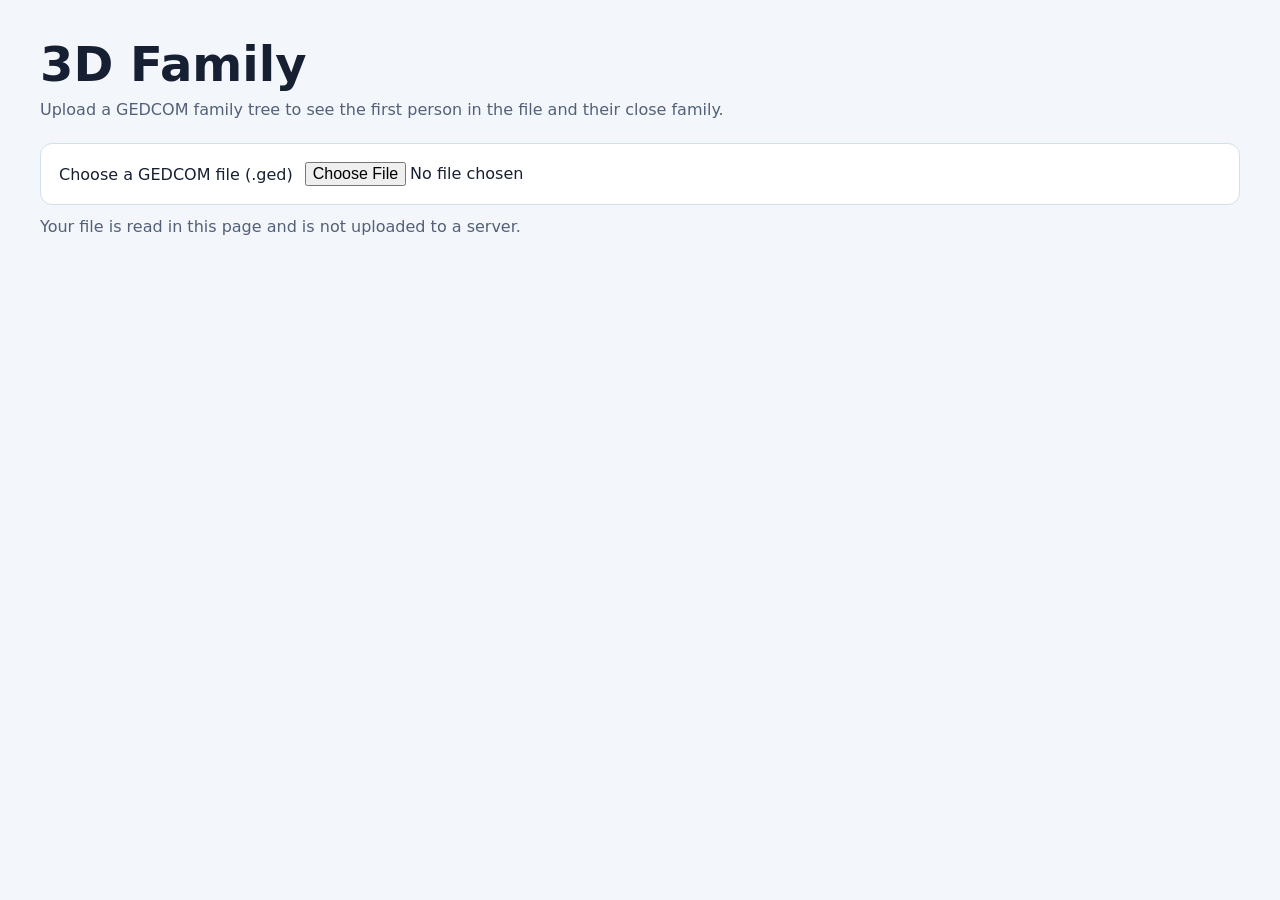
<file: index.html>
<!doctype html>
<html lang="en">
<head>
  <meta charset="utf-8">
  <meta name="viewport" content="width=device-width, initial-scale=1">
  <title>3D Family</title>
  <style>
    :root {
      color-scheme: light;
      font-family: system-ui, sans-serif;
      color: #172033;
      background: #f3f6fb;
    }

    * {
      box-sizing: border-box;
    }

    body {
      margin: 0;
      min-width: 320px;
    }

    main {
      width: min(100% - 32px, 1200px);
      margin: 0 auto;
      padding: 36px 0 48px;
    }

    h1 {
      margin: 0;
      font-size: clamp(2rem, 5vw, 3rem);
    }

    .intro {
      margin: 8px 0 24px;
      color: #536078;
    }

    .upload {
      display: flex;
      flex-wrap: wrap;
      align-items: center;
      gap: 12px;
      padding: 18px;
      border: 1px solid #d5deeb;
      border-radius: 12px;
      background: #fff;
    }

    input[type="file"] {
      max-width: 100%;
      font: inherit;
    }

    .status {
      min-height: 1.5em;
      margin: 12px 0 0;
      color: #536078;
    }

    .status[data-error="true"] {
      color: #a12626;
    }

    .key {
      display: flex;
      flex-wrap: wrap;
      justify-content: center;
      gap: 10px 24px;
      margin: 22px 0 4px;
      color: #536078;
      font-size: 0.9rem;
    }

    .key span::before {
      display: inline-block;
      width: 10px;
      height: 10px;
      margin-right: 7px;
      border-radius: 50%;
      background: var(--swatch);
      content: "";
    }

    .stage {
      overflow: auto hidden;
      min-height: 560px;
      padding: 12px 0 20px;
      perspective: 1000px;
      perspective-origin: 50% 45%;
    }

    .scene {
      position: relative;
      height: 530px;
      min-width: 100%;
      margin: 0 auto;
      transform-style: preserve-3d;
    }

    .person {
      position: absolute;
      top: 50%;
      left: 50%;
      display: grid;
      width: 174px;
      min-height: 104px;
      align-content: center;
      justify-items: center;
      padding: 14px;
      border: 1px solid #d5deeb;
      border-radius: 14px;
      background: #fff;
      box-shadow: 0 12px 24px rgb(30 45 70 / 12%);
      text-align: center;
      transform: translate3d(var(--x), var(--y), var(--z)) translate(-50%, -50%);
      transform-style: preserve-3d;
    }

    .person strong {
      line-height: 1.25;
      overflow-wrap: anywhere;
    }

    .person small {
      margin-top: 6px;
      color: #64728a;
      font-size: 0.78rem;
    }

    .person.center {
      z-index: 1;
      width: 220px;
      min-height: 126px;
      border: 2px solid #334f9d;
      background: #e9efff;
      box-shadow: 0 16px 30px rgb(30 45 70 / 18%);
    }

    .person.parent {
      background: #f0edff;
    }

    .person.child {
      width: 188px;
      min-height: 112px;
      background: #e8f7f1;
    }

    .person.spouse {
      background: #fff3e5;
    }

    .person.sibling {
      background: #fff0f2;
    }

    [hidden] {
      display: none !important;
    }

    @media (max-width: 600px) {
      main {
        width: min(100% - 20px, 1200px);
        padding-top: 24px;
      }

      .stage {
        min-height: 500px;
      }

      .scene {
        height: 480px;
      }
    }
  </style>
</head>
<body>
  <main>
    <h1>3D Family</h1>
    <p class="intro">Upload a GEDCOM family tree to see the first person in the file and their close family.</p>
    <section class="upload" aria-label="Upload family tree">
      <label for="gedcom-file">Choose a GEDCOM file (.ged)</label>
      <input id="gedcom-file" type="file" accept=".ged,.gedcom,text/plain">
    </section>
    <p id="status" class="status" role="status" aria-live="polite">Your file is read in this page and is not uploaded to a server.</p>
    <div id="family-view" hidden>
      <div class="key" aria-label="Family member positions">
        <span style="--swatch:#d9d3ff">Parents behind</span>
        <span style="--swatch:#b7d4ff">Center</span>
        <span style="--swatch:#bcebd7">Children in front</span>
        <span style="--swatch:#ffdfb8">Spouses left</span>
        <span style="--swatch:#ffd2d8">Siblings right</span>
      </div>
      <div class="stage" aria-label="Static three-dimensional family view">
        <div id="scene" class="scene"></div>
      </div>
    </div>
  </main>
  <script>
    "use strict";

    const fileInput = document.querySelector("#gedcom-file");
    const status = document.querySelector("#status");
    const familyView = document.querySelector("#family-view");
    const scene = document.querySelector("#scene");

    function parseGedcom(text) {
      const individuals = new Map();
      const families = new Map();
      let current = null;

      for (const rawLine of text.replace(/^\uFEFF/, "").split(/\r?\n/)) {
        const line = rawLine.trim();
        if (/^0(?:\s|$)/.test(line)) {
          current = null;
          const record = line.match(/^0\s+(@[^@]+@)\s+(INDI|FAM)\b/);
          if (!record) continue;
          current = record[2] === "INDI"
            ? { type: "INDI", id: record[1], name: "", sex: "", famc: [], fams: [] }
            : { type: "FAM", id: record[1], husband: "", wife: "", children: [] };
          (current.type === "INDI" ? individuals : families).set(current.id, current);
          continue;
        }

        if (!current) continue;

        const field = line.match(/^1\s+(\w+)(?:\s+(.*))?$/);
        if (!field) continue;
        const [, tag, value = ""] = field;

        if (current.type === "INDI") {
          if (tag === "NAME") current.name = value.replaceAll("/", "").replace(/\s+/g, " ").trim();
          if (tag === "SEX") current.sex = value.trim();
          if (tag === "FAMC") current.famc.push(value.trim());
          if (tag === "FAMS") current.fams.push(value.trim());
        } else {
          if (tag === "HUSB") current.husband = value.trim();
          if (tag === "WIFE") current.wife = value.trim();
          if (tag === "CHIL") current.children.push(value.trim());
        }
      }

      return { individuals, families };
    }

    function relativesOf(center, individuals, families) {
      const parents = new Set();
      const siblings = new Set();
      const spouses = new Set();
      const children = new Set();

      for (const familyId of center.famc) {
        const family = families.get(familyId);
        if (!family) continue;
        if (family.husband) parents.add(family.husband);
        if (family.wife) parents.add(family.wife);
        for (const childId of family.children) {
          if (childId !== center.id) siblings.add(childId);
        }
      }

      for (const familyId of center.fams) {
        const family = families.get(familyId);
        if (!family) continue;
        for (const partnerId of [family.husband, family.wife]) {
          if (partnerId && partnerId !== center.id) spouses.add(partnerId);
        }
        for (const childId of family.children) {
          if (childId !== center.id) children.add(childId);
        }
      }

      const people = (ids) => [...ids]
        .map((id) => individuals.get(id))
        .filter(Boolean);

      return {
        parents: people(parents),
        siblings: people(siblings),
        spouses: people(spouses),
        children: people(children)
      };
    }

    function addPerson(person, role, x, y, z) {
      const card = document.createElement("article");
      card.className = `person ${role}`;
      card.style.setProperty("--x", `${x}px`);
      card.style.setProperty("--y", `${y}px`);
      card.style.setProperty("--z", `${z}px`);

      const name = document.createElement("strong");
      name.textContent = person.name || `Unknown person (${person.id})`;
      const label = document.createElement("small");
      label.textContent = role === "center" ? "Center person" : role;
      card.append(name, label);
      scene.append(card);
    }

    function spreadInRow(people, role, y, z, gap) {
      people.forEach((person, index) => {
        const x = (index - (people.length - 1) / 2) * gap;
        addPerson(person, role, x, y, z);
      });
    }

    function renderFamily({ individuals, families }) {
      const center = individuals.values().next().value;
      if (!center) throw new Error("No people were found. Choose a GEDCOM file containing INDI records.");

      const relatives = relativesOf(center, individuals, families);
      const groupExtent = Math.max(
        460,
        relatives.parents.length * 190,
        relatives.children.length * 205,
        680 + Math.max(0, Math.max(relatives.spouses.length, relatives.siblings.length) - 1) * 360
      );
      scene.replaceChildren();
      scene.style.width = `${groupExtent}px`;
      spreadInRow(relatives.parents, "parent", -150, -190, 190);
      addPerson(center, "center", 0, 0, 0);
      spreadInRow(relatives.children, "child", 150, 190, 205);
      relatives.spouses.forEach((person, index) => addPerson(person, "spouse", -250 - index * 180, 0, 0));
      relatives.siblings.forEach((person, index) => addPerson(person, "sibling", 250 + index * 180, 0, 0));

      const count = relatives.parents.length + relatives.children.length +
        relatives.spouses.length + relatives.siblings.length;
      status.dataset.error = "false";
      status.textContent = `${center.name || `Unknown person (${center.id})`} is centered. ${count} close family member${count === 1 ? "" : "s"} shown.`;
      familyView.hidden = false;
    }

    fileInput.addEventListener("change", async () => {
      familyView.hidden = true;
      scene.replaceChildren();
      delete status.dataset.error;
      const file = fileInput.files && fileInput.files[0];
      if (!file) return;

      try {
        renderFamily(parseGedcom(await file.text()));
      } catch (error) {
        status.dataset.error = "true";
        status.textContent = error instanceof Error ? error.message : "The GEDCOM file could not be read.";
      }
    });
  </script>
</body>
</html>
</file>
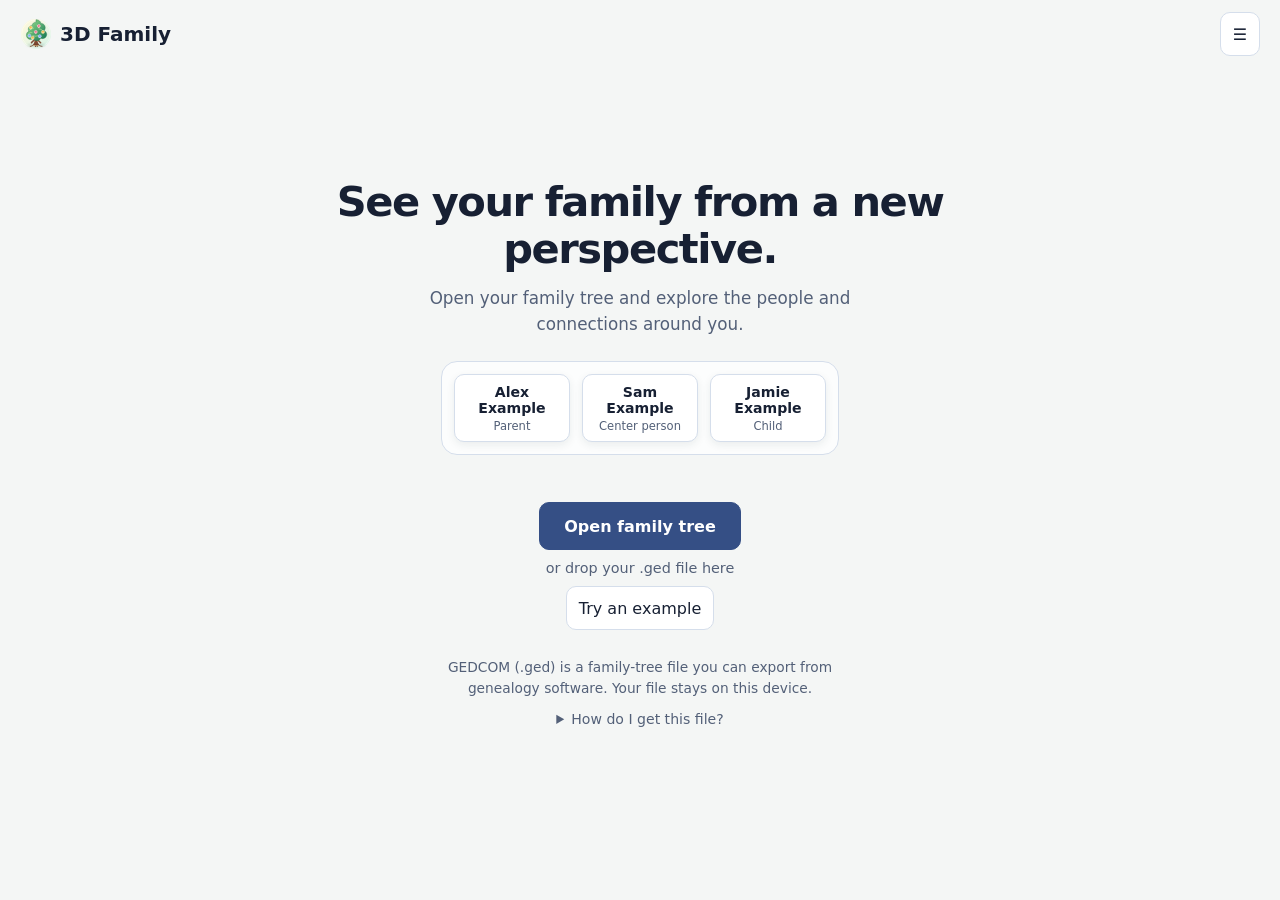
<file: docs/index.html>
<!doctype html>
<html lang="en">
<head>
  <meta charset="utf-8">
  <meta name="viewport" content="width=device-width, initial-scale=1, viewport-fit=cover">
  <title>3D Family</title>
  <link rel="icon" type="image/svg+xml" href="tree-icon.svg">
  <link rel="stylesheet" href="css/theme.css">
  <link rel="stylesheet" href="css/base.css">
  <link rel="stylesheet" href="css/welcome.css">
  <link rel="stylesheet" href="css/family.css">
  <link rel="stylesheet" href="css/explorer.css">
  <link rel="stylesheet" href="css/responsive.css">
</head>
<body>
  <input id="gedcom-file" class="file-input" type="file" accept=".ged,.gedcom,text/plain">
  <main>
    <header>
      <div class="brand">
        <img class="tree-icon" src="tree-icon.svg" width="48" height="48" alt="">
        <h1>3D Family</h1>
      </div>
      <div class="header-controls">
        <button id="menu-toggle" class="theme-toggle" type="button" aria-label="Options" aria-controls="menu" aria-expanded="false">☰</button>
        <div id="menu" class="menu" hidden>
          <section class="menu-section" aria-labelledby="menu-family-heading">
            <h2 id="menu-family-heading" class="menu-heading">Family</h2>
            <label id="person-setting" class="person-setting" for="person-picker" hidden>Choose person
              <input id="person-picker" type="search" list="person-options" placeholder="Search family members" aria-label="Choose person" autocomplete="off">
            </label>
            <datalist id="person-options"></datalist>
            <label class="name-setting"><input id="show-second-relatives" type="checkbox" checked> Show 2nd relatives</label>
            <label class="name-setting"><input id="simplify-names" type="checkbox" checked> Simplify surnames</label>
            <label class="color-setting" for="card-colors">Card colors
              <select id="card-colors">
                <option value="neutral">Neutral</option>
                <option value="sex">Recorded GEDCOM sex (SEX)</option>
              </select>
            </label>
            <p class="relationship-legend">Card labels show each person’s relationship. Connectors link relatives; a dashed branch leads to a child whose other parent is a partner not currently shown. Select Partners to show the next partner.</p>
            <p id="color-legend" class="color-legend" hidden>M: blue; F: rose. Missing, unknown, and other values use neutral cards. This represents the recorded GEDCOM SEX field.</p>
            <span id="member-count" hidden></span>
            <details class="relatives" hidden>
              <summary>Family members and relationships</summary>
              <div id="people"></div>
            </details>
          </section>
          <section class="menu-section" aria-labelledby="menu-view-heading">
            <h2 id="menu-view-heading" class="menu-heading">View</h2>
            <label class="name-setting"><input id="camera-mode-selector" type="checkbox" checked> Show Pan/Rotate controls</label>
            <div id="camera-interaction" class="menu-actions" role="group" aria-label="Camera interaction" hidden>
              <button id="pan-mode" class="menu-action" type="button" aria-pressed="false">Pan</button>
              <button id="rotate-mode" class="menu-action" type="button" aria-pressed="true">Rotate</button>
            </div>
            <div id="view-actions" class="menu-actions" role="group" aria-label="Camera view" hidden>
              <button id="fit-family" class="menu-action" type="button">Fit family</button>
              <button id="reset-view" class="menu-action" type="button">Reset view</button>
            </div>
            <p id="explorer-help" hidden>Drag in the selected Pan or Rotate mode. Hide Pan/Rotate controls in Options to use Space+drag to pan. Use the wheel or pinch to zoom; right-drag to pan. Tap or click a card to select it. Labels show each person’s relationship to the centered person.</p>
          </section>
          <section class="menu-section" aria-labelledby="menu-appearance-heading">
            <h2 id="menu-appearance-heading" class="menu-heading">Appearance</h2>
            <label class="select-setting" for="visual-theme">Visual theme
              <select id="visual-theme">
                <option value="standard">Standard</option>
                <option value="space">Space</option>
                <option value="heritage">Heritage</option>
              </select>
            </label>
            <label class="select-setting" for="appearance">Appearance
              <select id="appearance">
                <option value="light">Light</option>
                <option value="dark">Dark</option>
                <option value="system">System</option>
              </select>
            </label>
          </section>
          <section class="menu-section" aria-labelledby="menu-file-heading">
            <h2 id="menu-file-heading" class="menu-heading">File</h2>
            <button id="change-file" class="menu-action" type="button">Change file</button>
            <p class="filename-details">Current file: <strong id="filename">No file selected</strong></p>
          </section>
        </div>
      </div>
    </header>
    <section id="welcome" class="welcome" aria-labelledby="welcome-heading">
      <div class="welcome-content">
        <h2 id="welcome-heading">See your family from a new perspective.</h2>
        <p class="welcome-copy">Open your family tree and explore the people and connections around you.</p>
        <figure class="preview" aria-label="Illustrative preview with fictional family names">
          <div class="preview-tile"><strong>Alex Example</strong><span>Parent</span></div>
          <div class="preview-tile"><strong>Sam Example</strong><span>Center person</span></div>
          <div class="preview-tile"><strong>Jamie Example</strong><span>Child</span></div>
        </figure>
      </div>
      <section class="upload" aria-label="Open a family tree file">
        <label for="gedcom-file" id="upload-label" class="primary-button">Open family tree</label>
        <p class="drop-hint">or drop your .ged file here</p>
        <button id="try-example" class="theme-toggle" type="button">Try an example</button>
      </section>
      <p class="format-hint">GEDCOM (.ged) is a family-tree file you can export from genealogy software. Your file stays on this device.</p>
      <details class="export-help">
        <summary>How do I get this file?</summary>
        <p>In your genealogy software, look for an Export option and choose GEDCOM (.ged). Save the exported file, then open it here.</p>
      </details>
    </section>
    <p id="status" class="status" role="status" aria-live="polite"></p>
    <div id="family-view" hidden>
      <div class="stage" tabindex="0" role="region" aria-label="3D family view">
        <div id="scene" class="scene"></div>
      </div>
    </div>
  </main>
  <script type="importmap">
    {
      "imports": {
        "three": "https://cdn.jsdelivr.net/npm/three@0.180.0/build/three.module.js",
        "three/addons/": "https://cdn.jsdelivr.net/npm/three@0.180.0/examples/jsm/"
      }
    }
  </script>
  <script src="js/state.js"></script>
  <script src="js/gedcom.js"></script>
  <script src="js/scene.js"></script>
  <script src="js/family-renderer.js"></script>
  <script src="js/main.js"></script>
</body>
</html>
</file>
<file: docs/css/theme.css>
:root {
  color-scheme: light;
  font-family: var(--ui-font);
  color: var(--text);
  background: var(--page-bg);
  --ui-font: system-ui, sans-serif;
  --heading-font: var(--ui-font);
  --name-font: var(--ui-font);
  --text: #172033;
  --muted: #536078;
  --border: #d5deeb;
  --page-bg: #f4f6f5;
  --panel-bg: #fff;
  --ground: #e5ede9;
  --ground-border: #cbd9d3;
  --connector: #657892;
  --focus: #172e78;
  --error: #a12626;
  --tile-shadow: #c6d1d1;
  --tile-shadow-soft: rgba(31, 53, 51, 0.65);
  --parent-bg: #f0edff;
  --center-bg: #e9efff;
  --center-border: #334f9d;
  --center-shadow: #aab8d5;
  --center-inset: #849be0;
  --child-bg: #e8f7f1;
  --spouse-bg: #fff3e5;
  --sibling-bg: #fff0f2;
  --second-bg: #f2f4f8;
  --person-muted: #46556d;
  --selection: #334f9d;
  --connector-soft: #657892;
  --sex-m-bg: #e4effa;
  --sex-f-bg: #f8e9ed;
  --action-bg: #354f85;
  --action-border: #354f85;
  --action-text: #fff;
  --scene-sky: #ffffff;
  --scene-ground: #536078;
  --scene-light: #ffffff;
  --scene-ambient-intensity: 1.4;
  --scene-key-intensity: 1.5;
  --grid-line: rgba(31, 53, 51, 0.18);
  --paper-grain: rgba(83, 61, 38, 0.035);
  --scene-shadow: rgba(0, 0, 0, 0.25);
  --menu-shadow: rgba(0, 0, 0, 0.2);
  --panel-shadow: rgba(31, 53, 51, 0.08);
  --role-text: var(--person-muted);
}

:root[data-theme="dark"] {
  color-scheme: dark;
  --text: #edf1fa;
  --muted: #b0bbcf;
  --border: #465167;
  --page-bg: #1c232b;
  --panel-bg: #29323b;
  --ground: #293a37;
  --ground-border: #405650;
  --connector: #a5b5cf;
  --focus: #a9bdff;
  --error: #ff9a9a;
  --tile-shadow: #35433f;
  --tile-shadow-soft: rgba(0, 0, 0, 0.55);
  --parent-bg: #353149;
  --center-bg: #293653;
  --center-border: #8198df;
  --center-shadow: #465578;
  --center-inset: #7189d1;
  --child-bg: #294239;
  --spouse-bg: #493a2c;
  --sibling-bg: #49343a;
  --second-bg: #394150;
  --person-muted: #c0cadd;
  --selection: #8198df;
  --action-bg: #8198df;
  --action-border: #8198df;
  --action-text: #171c27;
  --scene-ground: #536078;
  --paper-grain: rgba(255, 239, 213, 0.035);
  --scene-shadow: rgba(0, 0, 0, 0.25);
  --menu-shadow: rgba(0, 0, 0, 0.2);
  --panel-shadow: rgba(0, 0, 0, 0.08);
}
:root[data-visual-theme="space"] {
  --text: #142b42;
  --muted: #4a657d;
  --border: #b7cbdc;
  --page-bg: #eaf2f7;
  --panel-bg: #f5f9fc;
  --ground: #d9e7f0;
  --ground-border: #bfd4e2;
  --connector: #426d8c;
  --focus: #087c9a;
  --tile-shadow: #b9cbd5;
  --tile-shadow-soft: rgba(18, 54, 76, 0.48);
  --parent-bg: #e4eef6;
  --center-bg: #d9edf4;
  --center-border: #087c9a;
  --center-shadow: #9dc8d5;
  --center-inset: #2a9cb2;
  --child-bg: #e1f1f1;
  --spouse-bg: #e6f0f3;
  --sibling-bg: #e5ecf4;
  --second-bg: #edf3f7;
  --person-muted: #4a657d;
  --selection: #087c9a;
  --connector-soft: #426d8c;
  --sex-m-bg: #dceaf5;
  --sex-f-bg: #f2e4e9;
  --action-bg: #087c9a;
  --action-border: #087c9a;
  --action-text: #fff;
  --scene-sky: #f5f9fc;
  --scene-ground: #526d80;
  --scene-light: #ffffff;
  --scene-ambient-intensity: 1.45;
  --scene-key-intensity: 1.35;
  --grid-line: rgba(15, 103, 133, 0.19);
  --orbit-ring: #8fb9cf;
  --paper-grain: rgba(27, 73, 99, 0.03);
  --scene-shadow: rgba(32, 59, 76, 0.18);
  --menu-shadow: rgba(27, 55, 75, 0.2);
  --panel-shadow: rgba(27, 55, 75, 0.1);
}
:root[data-visual-theme="space"][data-theme="dark"] {
  --text: #e5f1fb;
  --muted: #a7bfd2;
  --border: #31516b;
  --page-bg: #071523;
  --panel-bg: #10243a;
  --ground: #102b40;
  --ground-border: #1c455d;
  --connector: #4cb3ff;
  --connector-glow: #1f8fff;
  --card-glow: #3aa6ff;
  --center-glow: #7fd0ff;
  --role-text: #6fc8ff;
  --focus: #72dfeb;
  --tile-shadow: #0b1c2b;
  --tile-shadow-soft: rgba(0, 0, 0, 0.64);
  --parent-bg: #1a2e45;
  --center-bg: #16374b;
  --center-border: #43c3d5;
  --center-shadow: #214d61;
  --center-inset: #60d9e3;
  --child-bg: #173642;
  --spouse-bg: #253541;
  --sibling-bg: #2b3040;
  --second-bg: #1c2b3c;
  --person-muted: #a7bfd2;
  --selection: #43c3d5;
  --connector-soft: #9cb8d0;
  --sex-m-bg: #18384e;
  --sex-f-bg: #3a2e3b;
  --action-bg: #38aec1;
  --action-border: #55c8d6;
  --action-text: #071923;
  --scene-sky: #071523;
  --scene-ground: #152a3a;
  --scene-light: #bfe9f3;
  --scene-ambient-intensity: 1.05;
  --scene-key-intensity: 1.2;
  --grid-line: rgba(83, 194, 215, 0.2);
  --orbit-ring: #2a6c8c;
  --paper-grain: rgba(206, 230, 245, 0.035);
  --scene-shadow: rgba(0, 0, 0, 0.42);
  --menu-shadow: rgba(0, 0, 0, 0.55);
  --panel-shadow: rgba(0, 0, 0, 0.32);
}
:root[data-visual-theme="heritage"] {
  --ui-font: system-ui, sans-serif;
  --heading-font: Georgia, "Times New Roman", serif;
  --name-font: Georgia, "Times New Roman", serif;
  --text: #3c3028;
  --muted: #756456;
  --border: #d8c8ad;
  --page-bg: #f1e8d7;
  --panel-bg: #faf4e8;
  --ground: #e7dcc6;
  --ground-border: #d5c4a4;
  --connector: #756b61;
  --focus: #805932;
  --tile-shadow: #cdbfa8;
  --tile-shadow-soft: rgba(62, 45, 28, 0.48);
  --parent-bg: #f1e8d8;
  --center-bg: #f0e2c6;
  --center-border: #977044;
  --center-shadow: #d1bc92;
  --center-inset: #b18b52;
  --child-bg: #f2eadc;
  --spouse-bg: #f3e7d8;
  --sibling-bg: #f2e5e3;
  --second-bg: #eee7dc;
  --person-muted: #766554;
  --selection: #977044;
  --connector-soft: #756b61;
  --sex-m-bg: #e3e9e9;
  --sex-f-bg: #efdfda;
  --action-bg: #775536;
  --action-border: #775536;
  --action-text: #fffaf0;
  --scene-sky: #faf4e8;
  --scene-ground: #746456;
  --scene-light: #fff8e9;
  --scene-ambient-intensity: 1.35;
  --scene-key-intensity: 1.25;
  --grid-line: rgba(88, 67, 45, 0.12);
  --paper-grain: rgba(83, 61, 38, 0.04);
  --scene-shadow: rgba(67, 49, 29, 0.2);
  --menu-shadow: rgba(67, 49, 29, 0.22);
  --panel-shadow: rgba(67, 49, 29, 0.12);
}
:root[data-visual-theme="heritage"][data-theme="dark"] {
  --text: #f0e4d1;
  --muted: #c0ad95;
  --border: #5c4937;
  --page-bg: #211b17;
  --panel-bg: #30251e;
  --ground: #382a20;
  --ground-border: #58422f;
  --connector: #c2aa88;
  --focus: #e2bd78;
  --tile-shadow: #211914;
  --tile-shadow-soft: rgba(0, 0, 0, 0.62);
  --parent-bg: #3a2d24;
  --center-bg: #483721;
  --center-border: #c29659;
  --center-shadow: #655036;
  --center-inset: #d3ac69;
  --child-bg: #342d24;
  --spouse-bg: #3b2b22;
  --sibling-bg: #3c2928;
  --second-bg: #342b25;
  --person-muted: #c0ad95;
  --selection: #c29659;
  --connector-soft: #c2aa88;
  --sex-m-bg: #2d3536;
  --sex-f-bg: #3d2c2d;
  --action-bg: #bd9256;
  --action-border: #d0a76c;
  --action-text: #211b17;
  --scene-sky: #211b17;
  --scene-ground: #5a4532;
  --scene-light: #f1dfbf;
  --scene-ambient-intensity: 1.1;
  --scene-key-intensity: 1.05;
  --grid-line: rgba(194, 150, 89, 0.16);
  --paper-grain: rgba(255, 239, 213, 0.04);
  --scene-shadow: rgba(0, 0, 0, 0.42);
  --menu-shadow: rgba(0, 0, 0, 0.55);
  --panel-shadow: rgba(0, 0, 0, 0.32);
}
:root[data-visual-theme="space"] {
  --heading-font: var(--ui-font);
  --name-font: var(--ui-font);
}
:root[data-visual-theme="standard"] {
  --card-bg: #f5f6f7;
  --sex-m-bg: #e4effa;
  --sex-f-bg: #f8e9ed;
}
:root[data-visual-theme="standard"][data-theme="dark"] {
  --card-bg: #363e49;
  --sex-m-bg: #304558;
  --sex-f-bg: #503b45;
}
:root[data-visual-theme="heritage"] {
  --card-bg: #f7f0e3;
}
:root[data-visual-theme="heritage"][data-theme="dark"] {
  --card-bg: #382a22;
}
:root[data-visual-theme="space"] {
  --card-bg: #f0f7fb;
}
:root[data-visual-theme="space"][data-theme="dark"] {
  --card-bg: #142a40;
}

h1,
.welcome h2 {
  font-family: var(--heading-font);
}
</file>
<file: docs/css/base.css>
* {
  box-sizing: border-box;
}

body {
  margin: 0;
  min-width: 320px;
}

main {
  min-height: 100vh;
  min-height: 100dvh;
  display: flex;
  flex-direction: column;
  padding: 12px 20px;
}

header {
  display: flex;
  align-items: center;
  gap: 8px;
  position: relative;
  z-index: 2;
}

.theme-toggle {
  min-height: 44px;
  padding: 8px 12px;
  border: 1px solid var(--border);
  border-radius: 10px;
  background: var(--panel-bg);
  color: var(--text);
  font: inherit;
  cursor: pointer;
}

.header-controls { margin-left: auto; }

.menu {
  position: absolute;
  right: 0;
  top: 100%;
  width: min(420px, calc(100vw - 24px));
  max-height: calc(100dvh - 80px);
  overflow: auto;
  padding: 12px;
  border: 1px solid var(--border);
  border-radius: 10px;
  background: var(--panel-bg);
  box-shadow: 0 8px 24px var(--menu-shadow);
}

.menu p { color: var(--muted); font-size: .9rem; }

.name-setting {
  display: flex;
  align-items: center;
  gap: 6px;
  min-height: 44px;
  white-space: nowrap;
}

.select-setting {
  display: flex;
  min-height: 44px;
  align-items: center;
  justify-content: space-between;
  gap: 8px;
}

.select-setting + .select-setting {
  margin-top: 8px;
  padding-top: 8px;
  border-top: 1px solid var(--border);
}

.select-setting select {
  min-height: 40px;
  max-width: 62%;
  padding: 6px;
  border: 1px solid var(--border);
  border-radius: 8px;
  background: var(--panel-bg);
  color: var(--text);
  font: inherit;
}

:is(button, input, select, summary):focus-visible, .upload:focus-within {
  outline: 3px solid var(--focus);
  outline-offset: 2px;
}

h1 {
  margin: 0;
  font-size: 1.25rem;
}

.tree-icon {
  display: block;
  width: 32px;
  height: 32px;
}

.intro {
  margin: 8px 0 12px;
  color: var(--muted);
}
[hidden] {
  display: none !important;
}
.file-input {
  position: absolute;
  width: 1px;
  height: 1px;
  overflow: hidden;
  clip-path: inset(50%);
  white-space: nowrap;
}
</file>
<file: docs/css/welcome.css>
.welcome {
  display: flex;
  flex: 1;
  flex-direction: column;
  align-items: center;
  justify-content: center;
  padding: 32px 12px 40px;
  text-align: center;
}

.welcome-content {
  width: min(100%, 620px);
}

.welcome h2 {
  margin: 0;
  font-size: clamp(1.8rem, 5vw, 2.6rem);
  line-height: 1.15;
  letter-spacing: -0.035em;
}

.welcome-copy {
  max-width: 460px;
  margin: 12px auto 24px;
  color: var(--muted);
  font-size: 1.05rem;
  line-height: 1.55;
}

.preview {
  display: flex;
  align-items: center;
  justify-content: center;
  gap: 12px;
  width: max-content;
  max-width: 100%;
  margin: 0 auto 28px;
  padding: 12px;
  border: 1px solid var(--border);
  border-radius: 16px;
  background: color-mix(in srgb, var(--panel-bg) 76%, var(--page-bg));
}

.preview-tile {
  display: flex;
  width: 116px;
  min-height: 68px;
  flex-direction: column;
  justify-content: center;
  gap: 3px;
  padding: 8px;
  border: 1px solid var(--border);
  border-radius: 10px;
  background: var(--panel-bg);
  box-shadow: 0 3px 8px var(--panel-shadow);
}

.preview-tile strong { font-size: .88rem; }
.preview-tile span { color: var(--muted); font-size: .72rem; }
.preview-caption { margin: 0; color: var(--muted); font-size: .75rem; }

.upload {
  display: flex;
  flex-direction: column;
  align-items: center;
  justify-content: center;
  gap: 10px;
  width: min(100%, 480px);
  padding: 18px;
  border: 1px dashed transparent;
  border-radius: 16px;
  text-align: center;
  transition: border-color .15s, background-color .15s;
}

.upload.is-dragging {
  border-color: var(--center-border);
  background: color-mix(in srgb, var(--center-bg) 55%, transparent);
}

.primary-button {
  display: inline-flex;
  min-height: 48px;
  align-items: center;
  justify-content: center;
  padding: 10px 24px;
  border: 1px solid var(--action-border);
  border-radius: 10px;
  background: var(--action-bg);
  color: var(--action-text);
  font: inherit;
  font-weight: 650;
  cursor: pointer;
}

.upload input {
  position: absolute;
  width: 1px;
  height: 1px;
  overflow: hidden;
  clip-path: inset(50%);
  white-space: nowrap;
}

.drop-hint { margin: 0; color: var(--muted); font-size: .9rem; }
.upload input:focus-visible + .primary-button {
  outline: 3px solid var(--focus);
  outline-offset: 3px;
}

.format-hint {
  max-width: 440px;
  margin: 8px auto 0;
  color: var(--muted);
  font-size: .86rem;
  line-height: 1.5;
}

.export-help {
  margin-top: 12px;
  color: var(--muted);
  font-size: .88rem;
}

.export-help summary {
  width: fit-content;
  margin: auto;
  cursor: pointer;
}

.export-help p {
  max-width: 440px;
  margin: 8px auto 0;
  line-height: 1.5;
}

.welcome.loaded {
  flex: 0 0 auto;
  align-items: flex-start;
  padding: 8px 0 0;
  text-align: left;
}

.welcome.loaded .welcome-content,
.welcome.loaded .format-hint,
.welcome.loaded .export-help {
  display: none;
}

.upload.loaded .drop-hint,
.upload.loaded #try-example {
  display: none;
}

.upload.loaded {
  flex-direction: row;
  justify-content: flex-start;
  min-height: 0;
  width: auto;
  padding: 4px 0;
  border: 0;
  background: transparent;
  text-align: left;
}

.upload.loaded label {
  padding: 6px 10px;
  border: 1px solid var(--border);
  border-radius: 8px;
  background: var(--panel-bg);
  cursor: pointer;
}

.upload.loaded input {
  position: absolute;
  width: 1px;
  height: 1px;
  overflow: hidden;
  clip-path: inset(50%);
  white-space: nowrap;
}

.upload.loaded .primary-button {
  min-height: 36px;
  padding: 5px 10px;
  border: 1px solid var(--border);
  border-radius: 8px;
  background: var(--panel-bg);
  color: var(--text);
  font-weight: 400;
}

#filename {
  overflow: hidden;
  text-overflow: ellipsis;
  white-space: nowrap;
}

input[type="file"] {
  max-width: 100%;
  min-height: 44px;
  font: inherit;
}

.status {
  max-width: min(100%, 620px);
  min-height: 1.5em;
  margin: 8px 0 0;
  color: var(--muted);
}

.welcome + .status { align-self: center; text-align: center; }

.status[data-error="true"] {
  color: var(--error);
}

.status[data-loading="true"]::before {
  display: inline-block;
  width: .75em;
  height: .75em;
  margin-right: 8px;
  border: 2px solid currentColor;
  border-right-color: transparent;
  border-radius: 50%;
  content: "";
  vertical-align: -1px;
  animation: spin .8s linear infinite;
}

@keyframes spin { to { transform: rotate(360deg); } }
</file>
<file: docs/css/family.css>
.key {
  display: flex;
  flex-wrap: wrap;
  justify-content: center;
  gap: 6px 16px;
  margin: 2px 0;
  color: var(--muted);
  font-size: 0.9rem;
}

.key span::before {
  display: inline-block;
  width: 10px;
  height: 10px;
  margin-right: 7px;
  border-radius: 50%;
  background: var(--swatch);
  content: "";
}

#family-view:not([hidden]) {
  display: flex;
  flex: 1;
  flex-direction: column;
  min-height: 0;
}

.stage {
  overflow: hidden;
  flex: 1;
  min-height: 220px;
}

.stage:focus-visible {
  outline: 3px solid var(--focus);
  outline-offset: 2px;
}

.scene {
  width: 100%;
  height: 100%;
}

.scene canvas {
  display: block;
  touch-action: none;
}

.person {
  min-height: 44px;
  margin: 4px;
  padding: 8px 12px;
  border: 1px solid var(--border);
  border-radius: 10px;
  background: var(--panel-bg);
  color: var(--text);
  font: inherit;
  cursor: pointer;
}

.person:focus-visible {
  outline: 3px solid var(--focus);
  outline-offset: 4px;
}

.person small {
  margin-left: 8px;
  color: var(--person-muted);
}

.person.center {
  border: 2px solid var(--center-border);
  background: var(--center-bg);
}

.person.parent {
  background: var(--parent-bg);
}

.person.child {
  background: var(--child-bg);
}

.person.spouse {
  background: var(--spouse-bg);
}

.person.sibling {
  background: var(--sibling-bg);
}

.person.grandparent,
.person.spouse-parent,
.person.grandchild {
  background: var(--second-bg);
  opacity: 0.72;
}
</file>
<file: docs/css/explorer.css>
main.exploring {
  position: relative;
  width: 100%;
  height: 100vh;
  height: 100dvh;
  min-height: 0;
  padding: 0;
  overflow: hidden;
}

.exploring header {
  position: absolute;
  inset: max(12px, env(safe-area-inset-top)) max(12px, env(safe-area-inset-right)) auto max(12px, env(safe-area-inset-left));
  z-index: 3;
  pointer-events: none;
}

.exploring header > * { pointer-events: auto; }
.brand { display: flex; align-items: center; gap: 8px; }
.exploring h1 { font-size: 1.1rem; letter-spacing: -.025em; }
.exploring .tree-icon { width: 28px; height: 28px; }
.exploring .header-controls { margin-left: auto; }
.exploring #welcome { display: none; }
.exploring .theme-toggle { min-width: 44px; min-height: 44px; }
.exploring .menu {
  top: calc(100% + 8px);
  right: 0;
  z-index: 4;
}
.menu-action {
  width: 100%;
  min-height: 44px;
  padding: 8px 10px;
  border: 1px solid var(--border);
  border-radius: 8px;
  background: var(--panel-bg);
  color: var(--text);
  font: inherit;
  text-align: left;
  cursor: pointer;
}
.menu-section + .menu-section {
  margin-top: 12px;
  padding-top: 12px;
  border-top: 1px solid var(--border);
}
.menu-heading {
  margin: 0 0 6px;
  font-size: .9rem;
}
.person-setting {
  display: grid;
  gap: 6px;
  font-size: .9rem;
}
.person-setting input {
  width: 100%;
  min-height: 44px;
  padding: 8px 10px;
  border: 1px solid var(--border);
  border-radius: 8px;
  background: var(--panel-bg);
  color: var(--text);
  font: inherit;
}
.menu-actions {
  display: flex;
  gap: 6px;
}
.menu-actions .menu-action {
  flex: 1;
}
.filename-details {
  margin: 8px 0;
  color: var(--muted);
  font-size: .88rem;
  overflow-wrap: anywhere;
}
.filename-details strong { color: var(--text); }
.color-setting {
  display: flex;
  min-height: 44px;
  align-items: center;
  justify-content: space-between;
  gap: 8px;
}
.color-setting select {
  min-height: 40px;
  max-width: 62%;
  padding: 6px;
  border: 1px solid var(--border);
  border-radius: 8px;
  background: var(--panel-bg);
  color: var(--text);
  font: inherit;
}
.color-setting select {
  min-height: 40px;
  max-width: 62%;
  padding: 6px;
  border: 1px solid var(--border);
  border-radius: 8px;
  background: var(--panel-bg);
  color: var(--text);
  font: inherit;
}
.color-legend {
  margin: 8px 0 0;
  color: var(--muted);
  font-size: .84rem;
  line-height: 1.45;
}
.relationship-legend {
  margin: 8px 0;
  color: var(--muted);
  font-size: .84rem;
  line-height: 1.45;
}
.menu #member-count:not([hidden]) {
  display: block;
  margin-top: 8px;
  color: var(--muted);
  font-size: .78rem;
}
.menu .relatives { margin-top: 6px; }
.menu .relatives summary {
  min-height: 44px;
  padding: 8px 0;
  color: var(--muted);
  font-size: .84rem;
  cursor: pointer;
}
.menu #people {
  position: static;
  width: auto;
  max-height: 45dvh;
  margin-top: 6px;
  overflow: auto;
  padding: 8px;
  border: 1px solid var(--border);
  border-radius: 10px;
  background: var(--panel-bg);
}
.exploring #family-view:not([hidden]) {
  position: absolute;
  inset: 0;
  display: block;
  min-height: 0;
}
.stage {
  position: absolute;
  inset: 0;
  min-height: 0;
}
.scene { position: absolute; inset: 0; }
.person.parent, .person.child, .person.spouse, .person.sibling,
.person.grandparent, .person.grandchild {
  background: var(--card-bg);
  opacity: 1;
}
.person.sex-m { background: var(--sex-m-bg); }
.person.sex-f { background: var(--sex-f-bg); }
.person.center {
  border: 2px solid var(--center-border);
  box-shadow: 0 0 0 2px var(--center-bg);
}
:root[data-visual-theme="heritage"] .person.center {
  box-shadow: inset 0 0 0 2px var(--center-inset), 0 0 0 2px var(--center-bg);
}
.person strong { font-family: var(--name-font); }
.person[aria-current="true"] { border-color: var(--center-border); }
.exploring #status {
  position: absolute;
  width: 1px;
  height: 1px;
  overflow: hidden;
  clip-path: inset(50%);
  white-space: nowrap;
}
</file>
<file: docs/css/responsive.css>
@media (max-width: 600px) {
  main { padding: 6px; }
  .welcome { padding: 24px 4px; }
  .preview { gap: 6px; padding: 8px; }
  .preview-tile { width: min(27vw, 108px); min-height: 64px; padding: 6px 3px; }
  .preview-tile strong { font-size: .78rem; }
  .key { font-size: .75rem; gap: 2px 8px; }
  .status { font-size: .85rem; }
}
@media (prefers-reduced-motion: reduce) {
  *, *::before, *::after {
    scroll-behavior: auto !important;
    animation-duration: 0.01ms !important;
    animation-iteration-count: 1 !important;
    transition-duration: 0.01ms !important;
  }
}
@media (max-width: 600px) {
  .exploring header {
    inset: max(8px, env(safe-area-inset-top)) max(8px, env(safe-area-inset-right)) auto max(8px, env(safe-area-inset-left));
  }
}
</file>
